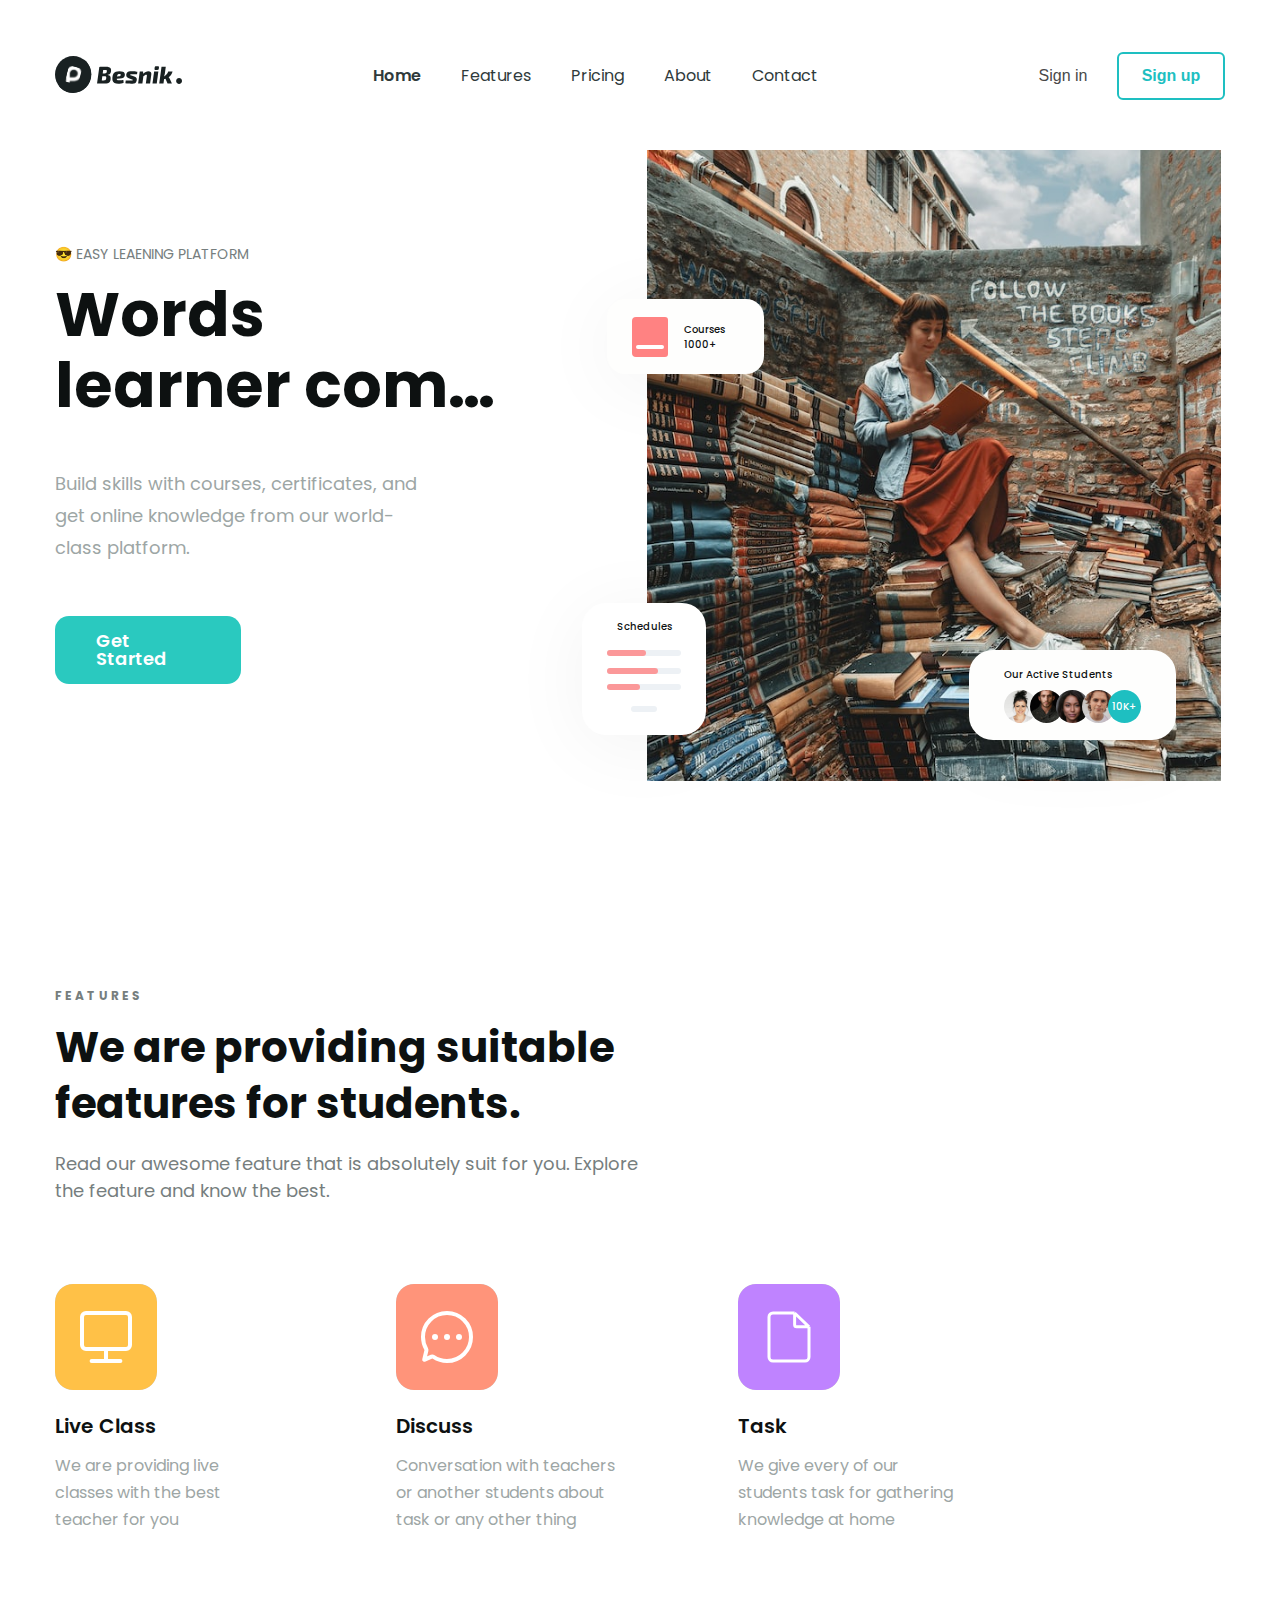
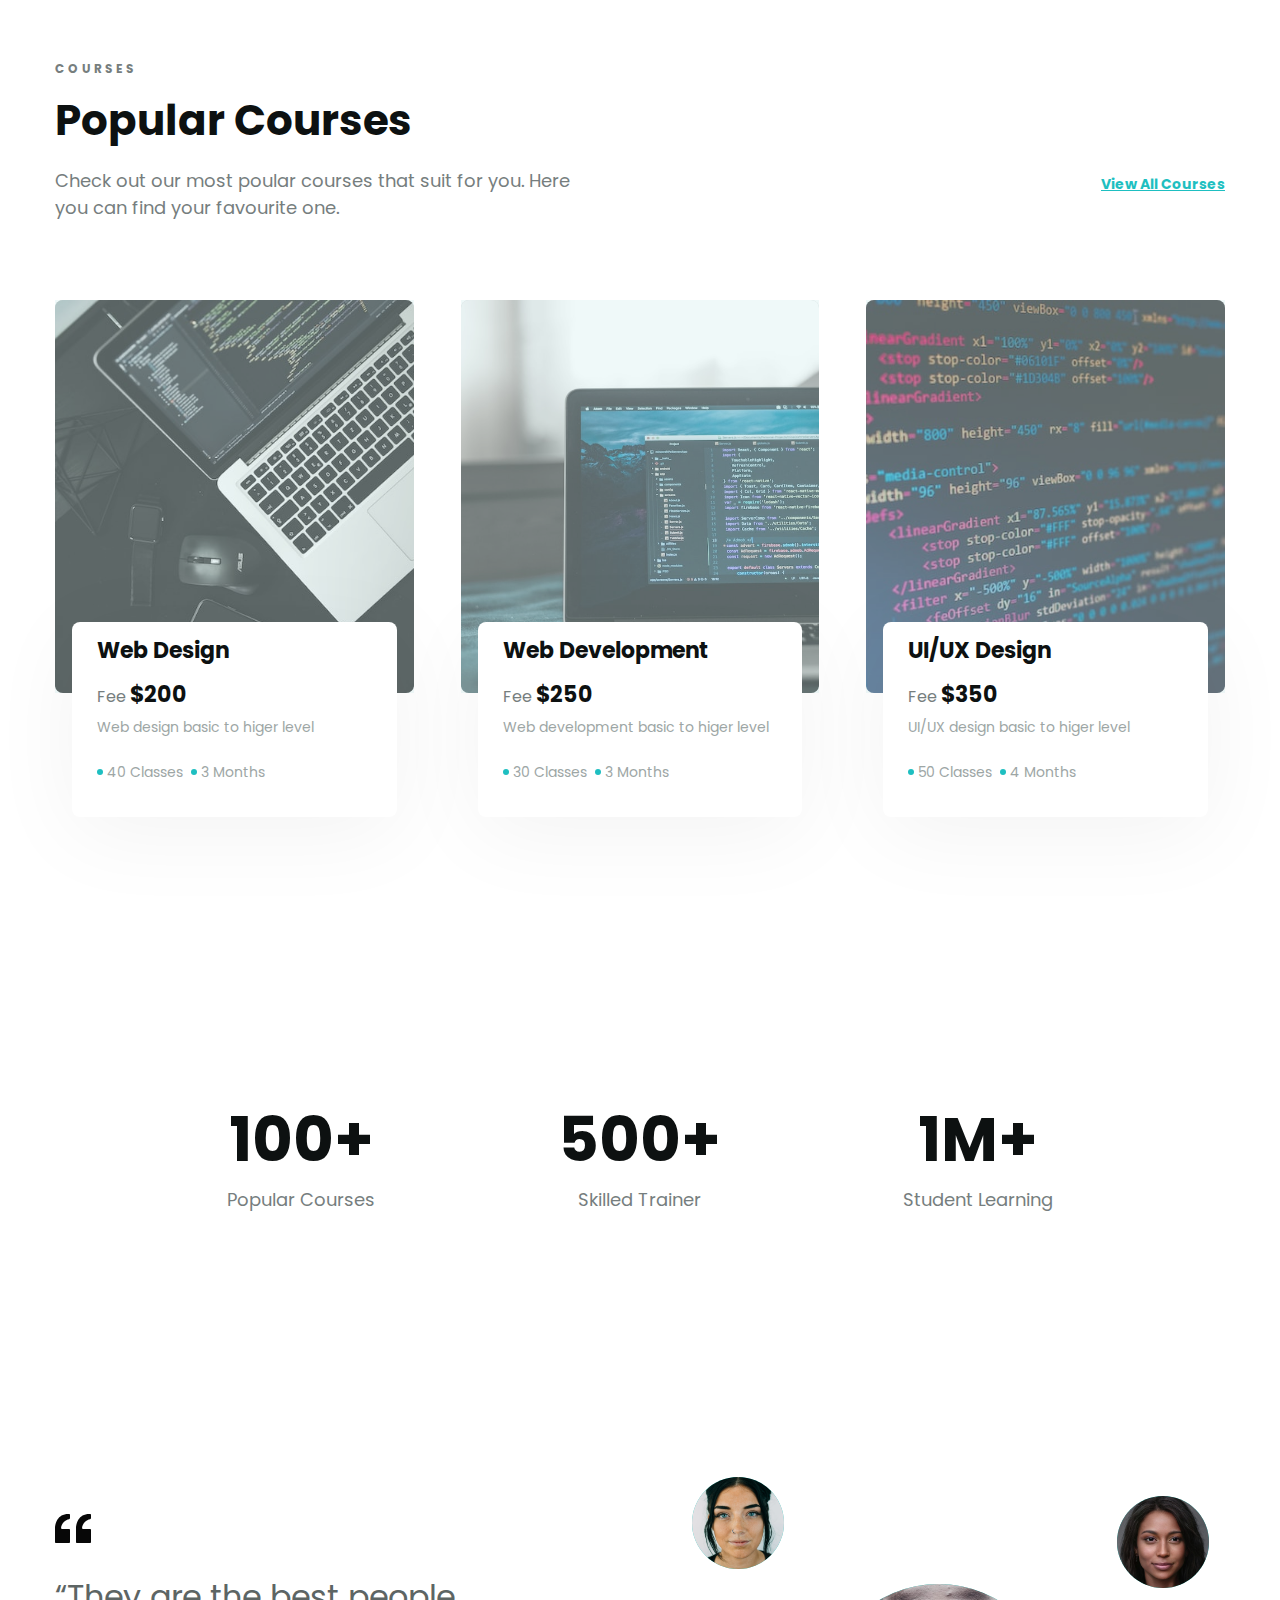
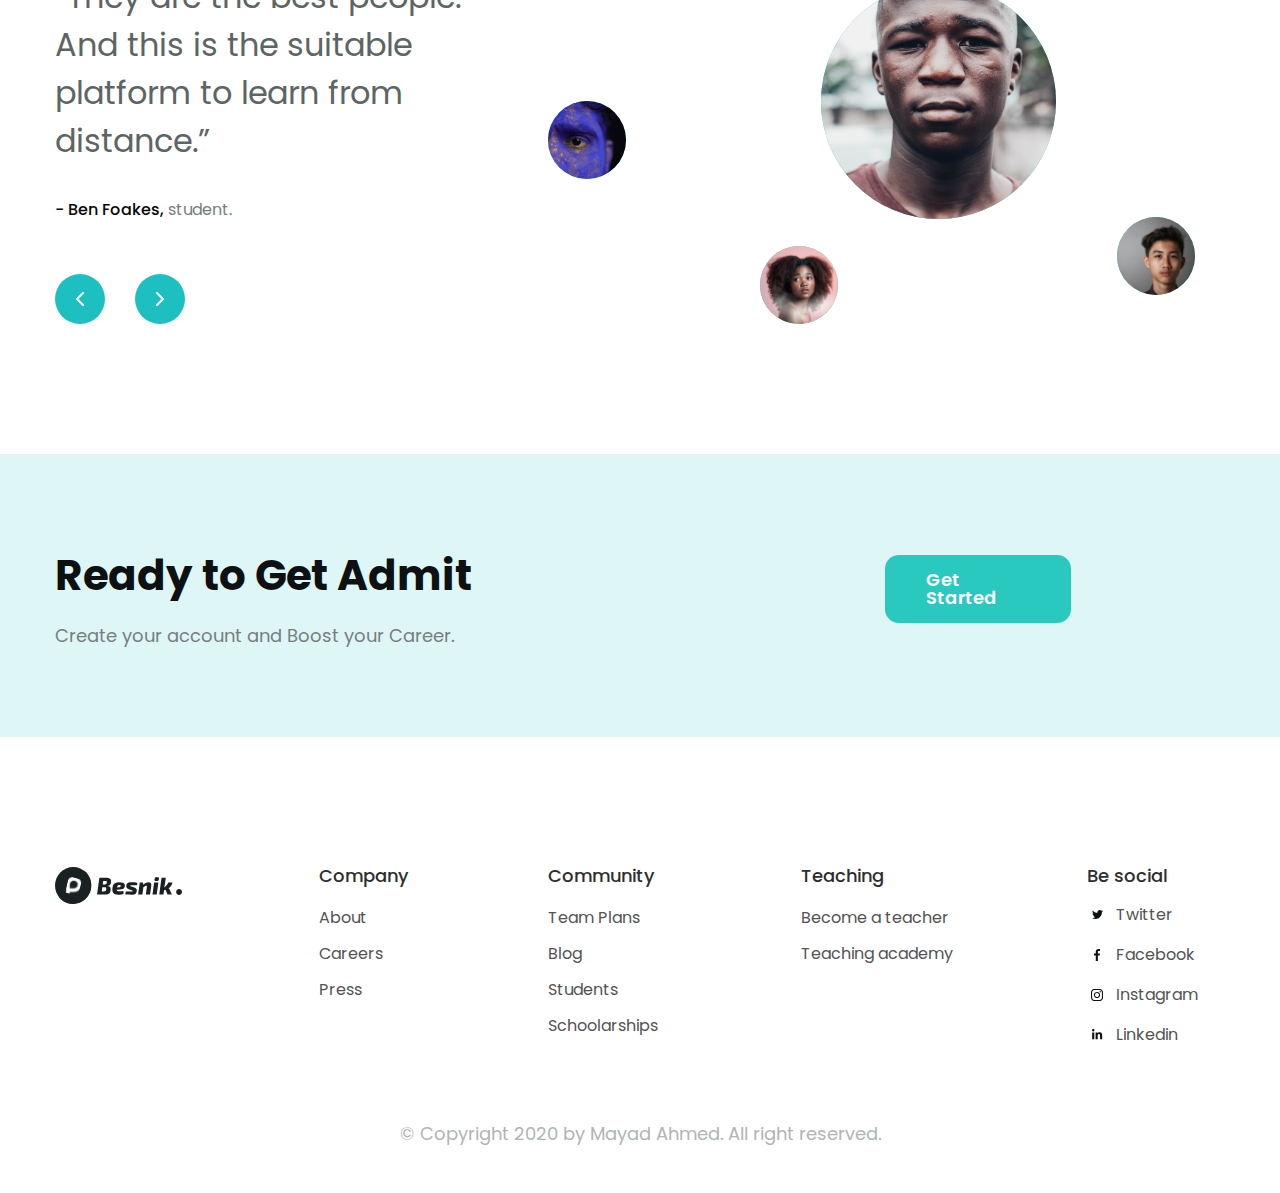
<file: index.html>
<!DOCTYPE html>
<html lang="en">
    <head>
        <meta charset="UTF-8" />
        <meta http-equiv="X-UA-Compatible" content="IE=edge" />
        <meta name="viewport" content="width=device-width, initial-scale=1.0" />
        <title>F8 Project 03</title>
        <!-- Favicon  -->
        <link rel="apple-touch-icon" sizes="57x57" href="./assets/Favicon/apple-icon-57x57.png" />
        <link rel="apple-touch-icon" sizes="60x60" href="./assets/Favicon/apple-icon-60x60.png" />
        <link rel="apple-touch-icon" sizes="72x72" href="./assets/Favicon/apple-icon-72x72.png" />
        <link rel="apple-touch-icon" sizes="76x76" href="./assets/Favicon/apple-icon-76x76.png" />
        <link
            rel="apple-touch-icon"
            sizes="114x114"
            href="./assets/Favicon/apple-icon-114x114.png"
        />
        <link
            rel="apple-touch-icon"
            sizes="120x120"
            href="./assets/Favicon/apple-icon-120x120.png"
        />
        <link
            rel="apple-touch-icon"
            sizes="144x144"
            href="./assets/Favicon/apple-icon-144x144.png"
        />
        <link
            rel="apple-touch-icon"
            sizes="152x152"
            href="./assets/Favicon/apple-icon-152x152.png"
        />
        <link
            rel="apple-touch-icon"
            sizes="180x180"
            href="./assets/Favicon/apple-icon-180x180.png"
        />
        <link
            rel="icon"
            type="image/png"
            sizes="192x192"
            href="./assets/Favicon/android-icon-192x192.png"
        />
        <link rel="icon" type="image/png" sizes="32x32" href="./assets/Favicon/favicon-32x32.png" />
        <link rel="icon" type="image/png" sizes="96x96" href="./assets/Favicon/favicon-96x96.png" />
        <link rel="icon" type="image/png" sizes="16x16" href="./assets/Favicon/favicon-16x16.png" />
        <link rel="manifest" href="./assets/Favicon/manifest.json" />
        <meta name="msapplication-TileColor" content="#ffffff" />
        <meta name="msapplication-TileImage" content="./assets/Favicon/ms-icon-144x144.png" />
        <meta name="theme-color" content="#ffffff" />
        <!-- Reset CSS  -->
        <link rel="stylesheet" href="./assets/css/reset.css" />
        <!-- Link font Poppins -->
        <link rel="stylesheet" href="./assets/fonts/stylesheet.css" />
        <!-- Styles CSS  -->
        <link rel="stylesheet" href="./assets/css/styles.css" />
    </head>
    <body>
        <!-- ===HEADER -->
        <header class="header">
            <section class="content">
                <section class="header__body">
                    <a href="#">
                        <img src="./assets/img/logo/Logo1.svg" alt="Besnik." class="header__logo" />
                    </a>
                    <nav>
                        <ul class="nav">
                            <li>
                                <a href="#!" class="nav__item nav__item--active">Home</a>
                            </li>
                            <li>
                                <a href="#!" class="nav__item">Features</a>
                            </li>
                            <li>
                                <a href="#!" class="nav__item">Pricing</a>
                            </li>
                            <li>
                                <a href="#!" class="nav__item">About</a>
                            </li>
                            <li>
                                <a href="#!" class="nav__item">Contact</a>
                            </li>
                        </ul>
                    </nav>

                    <div class="actions">
                        <button class="action__btn">Sign in</button>
                        <button class="action__btn action__btn--styles">Sign up</button>
                    </div>
                </section>
            </section>
        </header>
        <!-- main section -->
        <main>
            <!-- ===Hero -->
            <section class="hero">
                <div class="content">
                    <div class="hero__body">
                        <article class="infor">
                            <p class="infor__top">😎 EASY LEAENING PLATFORM</p>
                            <h1 class="infor__title line-clamp">Words learner come here.</h1>
                            <p class="infor__desc line-clamp" style="--line-clamp: 3">
                                Build skills with courses, certificates, and get online knowledge
                                from our world-class platform.
                            </p>
                            <div class="infor__actions">
                                <a href="#!" class="btn">Get Started</a>
                            </div>
                        </article>
                        <figure class="image">
                            <img
                                src="./assets/img/hero__img.jpg"
                                alt="Words learner come here."
                                class="image__img"
                            />
                            <div class="image__courses">
                                <span></span>
                                <span>Courses 1000+</span>
                            </div>
                            <div class="image__schedules">
                                <span>Schedules</span>
                                <span></span>
                                <span></span>
                                <span></span>
                                <span></span>
                            </div>
                            <div class="image__active">
                                <span>Our Active Students</span>
                                <div>
                                    <img src="./assets/img/face.jpg" alt="" />
                                    <img src="./assets/img/face1.jpg" alt="" />
                                    <img src="./assets/img/face2.jpg" alt="" />
                                    <img src="./assets/img/face3.jpg" alt="" />
                                    <span>10K+</span>
                                </div>
                            </div>
                        </figure>
                    </div>
                </div>
            </section>
            <!-- ===FEATURES -->
            <section class="features">
                <div class="content">
                    <section class="features__body">
                        <section class="head">
                            <p class="features__title">F E A T U R E S</p>
                            <h2 class="features__heading line-clamp">
                                We are providing suitable features for students.
                            </h2>
                            <p class="features__desc line-clamp">
                                Read our awesome feature that is absolutely suit for you. Explore
                                the feature and know the best.
                            </p>
                        </section>
                        <section class="features__list">
                            <section class="features__item">
                                <img
                                    src="./assets/img/icon/live-class.svg"
                                    alt="Live Class"
                                    class="features__item__img"
                                />
                                <h4 class="features__item__title">Live Class</h4>
                                <p class="features__item__desc">
                                    We are providing live classes with the best teacher for you
                                </p>
                            </section>
                            <section class="features__item">
                                <img
                                    src="./assets/img/icon/discuss.svg"
                                    alt="Discuss"
                                    class="features__item__img"
                                />
                                <h4 class="features__item__title">Discuss</h4>
                                <p class="features__item__desc">
                                    Conversation with teachers or another students about task or any
                                    other thing
                                </p>
                            </section>
                            <section class="features__item">
                                <img
                                    src="./assets/img/icon/task.svg"
                                    alt="Task"
                                    class="features__item__img"
                                />
                                <h4 class="features__item__title">Task</h4>
                                <p class="features__item__desc">
                                    We give every of our students task for gathering knowledge at
                                    home
                                </p>
                            </section>
                        </section>
                    </section>
                </div>
            </section>
            <!-- ===COURSES -->
            <section class="courses">
                <div class="content">
                    <section class="head">
                        <p class="features__title">C O U R S E S</p>
                        <h2 class="features__heading">Popular Courses</h2>
                        <div class="courses__row">
                            <p
                                class="features__desc courses__desc--widht line-clamp"
                                style="--line-clamp: 3"
                            >
                                Check out our most poular courses that suit for you. Here you can
                                find your favourite one.
                            </p>
                            <a href="#!" class="courses__view-all">
                                <p>View All Courses</p>
                            </a>
                        </div>
                    </section>
                    <section class="courses__list">
                        <section class="courses__item">
                            <a href="#!" class="courses__item__img-link">
                                <img
                                    src="./assets/img/courese01.jpg"
                                    alt="Web Design"
                                    class="courses__item__img"
                                />
                                <div class="overlay"></div>
                            </a>
                            <article class="courses__item__position">
                                <h3 class="courses__item__title">
                                    <a href="#!" class="courses__item__title-link">Web Design</a>
                                </h3>
                                <p class="courses__item__price">
                                    Fee
                                    <strong class="courses__item__price--strong">$200</strong>
                                </p>
                                <p class="courses__item__desc">Web design basic to higer level</p>
                                <div class="courses__item__route">
                                    <span
                                        class="courses__item__desc course__item__position-dot courses__item__desc--dot"
                                        >40 Classes</span
                                    >
                                    <span
                                        class="courses__item__desc course__item__position-dot courses__item__desc--dot"
                                        >3 Months</span
                                    >
                                </div>
                            </article>
                        </section>
                        <section class="courses__item">
                            <a href="#!" class="courses__item__img-link">
                                <img
                                    src="./assets/img/courses02.jpg"
                                    alt="Web Development"
                                    class="courses__item__img"
                                />
                                <div class="overlay"></div>
                            </a>
                            <article class="courses__item__position">
                                <h3 class="courses__item__title">
                                    <a href="#!" class="courses__item__title-link"
                                        >Web Development</a
                                    >
                                </h3>
                                <p class="courses__item__price">
                                    Fee
                                    <strong class="courses__item__price--strong">$250</strong>
                                </p>
                                <p class="courses__item__desc">
                                    Web development basic to higer level
                                </p>
                                <div class="courses__item__route">
                                    <span
                                        class="courses__item__desc course__item__position-dot courses__item__desc--dot"
                                        >30 Classes</span
                                    >
                                    <span
                                        class="courses__item__desc course__item__position-dot courses__item__desc--dot"
                                        >3 Months</span
                                    >
                                </div>
                            </article>
                        </section>
                        <section class="courses__item">
                            <a href="#!" class="courses__item__img-link">
                                <img
                                    src="./assets/img/courses03.jpg"
                                    alt="UI/UX Design"
                                    class="courses__item__img"
                                />
                                <div class="overlay"></div>
                            </a>
                            <article class="courses__item__position">
                                <h3 class="courses__item__title">
                                    <a href="#!" class="courses__item__title-link">UI/UX Design</a>
                                </h3>
                                <p class="courses__item__price">
                                    Fee
                                    <strong class="courses__item__price--strong">$350</strong>
                                </p>
                                <p class="courses__item__desc courses__item__desc--mt">
                                    UI/UX design basic to higer level
                                </p>
                                <div class="courses__item__route">
                                    <span
                                        class="courses__item__desc course__item__position-dot courses__item__desc--dot"
                                        >50 Classes</span
                                    >
                                    <span
                                        class="courses__item__desc course__item__position-dot courses__item__desc--dot"
                                        >4 Months</span
                                    >
                                </div>
                            </article>
                        </section>
                    </section>
                </div>
            </section>
            <!-- ===COUNT -->
            <section class="count">
                <div class="count__list">
                    <div class="coun__item">
                        <p class="count__item__desc">
                            <strong class="count__item__desc-strong">100+</strong>
                            Popular Courses
                        </p>
                    </div>
                    <div class="coun__item">
                        <p class="count__item__desc">
                            <strong class="count__item__desc-strong">500+</strong>
                            Skilled Trainer
                        </p>
                    </div>
                    <div class="coun__item">
                        <p class="count__item__desc">
                            <strong class="count__item__desc-strong">1M+</strong>
                            Student Learning
                        </p>
                    </div>
                </div>
            </section>
            <!-- ===TESTIMONIAL -->
            <section class="testimonial">
                <div class="content">
                    <div class="testimonial__body">
                        <article class="testimonial__infor">
                            <div class="infor__cont">
                                <img
                                    src="./assets/img/icon/qoute.svg"
                                    alt="#!"
                                    class="infor__blockqoute-icon"
                                />
                                <blockquote>
                                    “They are the best people. And this is the suitable platform to
                                    learn from distance.”
                                </blockquote>
                            </div>
                            <p class="infor__desc">
                                <b class="infor__desc-blod">- Ben Foakes, </b>
                                student.
                            </p>
                            <div class="infor__actions">
                                <button class="infor__actions-btn">
                                    <img
                                        src="./assets/img/icon/arrow-left.svg"
                                        alt=""
                                        class="actions__icon"
                                    />
                                </button>
                                <button class="infor__actions-btn">
                                    <img
                                        src="./assets/img/icon/arrow-right.svg"
                                        alt=""
                                        class="actions__icon"
                                    />
                                </button>
                            </div>
                        </article>
                        <figure class="testimonial__figure">
                            <img
                                src="./assets/img/testimonial01.jpg"
                                alt=""
                                class="testimonial__img"
                            />
                            <img
                                src="./assets/img/testimonial02.jpg"
                                alt=""
                                class="testimonial__img"
                            />
                            <img
                                src="./assets/img/testimonial03.jpg"
                                alt=""
                                class="testimonial__img"
                            />
                            <img
                                src="./assets/img/testimonial04.jpg"
                                alt=""
                                class="testimonial__img"
                            />
                            <img
                                src="./assets/img/testimonial05.jpg"
                                alt=""
                                class="testimonial__img"
                            />
                            <img
                                src="./assets/img/testimonial06.jpg"
                                alt=""
                                class="testimonial__img"
                            />
                        </figure>
                    </div>
                </div>
            </section>
            <!-- ===REGISTER -->
            <section class="register">
                <div class="content">
                    <div class="register__body">
                        <article class="register__infor">
                            <h2 class="features__heading line-clamp">Ready to Get Admit</h2>
                            <p class="count__item__desc register__desc">
                                Create your account and Boost your Career.
                            </p>
                        </article>
                        <a href="#!" class="btn register__btn">Get Started</a>
                    </div>
                </div>
            </section>
            <!-- ===FOOTER -->
            <footer class="footer">
                <div class="content">
                    <section class="footer__body">
                        <section class="head">
                            <a class="footer__logo" href="#">
                                <img src="./assets/img/logo/Logo1.svg" alt="Besnik." class="logo" />
                            </a>
                            <div class="footer__column">
                                <h4 class="footer__heading">Company</h4>
                                <ul class="footer__list">
                                    <li class="footer__item">
                                        <a href="#!">About</a>
                                    </li>
                                    <li class="footer__item">
                                        <a href="#!">Careers</a>
                                    </li>
                                    <li class="footer__item">
                                        <a href="#!">Press</a>
                                    </li>
                                </ul>
                            </div>
                            <div class="footer__column">
                                <h4 class="footer__heading">Community</h4>
                                <ul class="footer__list">
                                    <li class="footer__item">
                                        <a href="#!">Team Plans</a>
                                    </li>
                                    <li class="footer__item">
                                        <a href="#!">Blog</a>
                                    </li>
                                    <li class="footer__item">
                                        <a href="#!">Students</a>
                                    </li>
                                    <li class="footer__item">
                                        <a href="#!">Schoolarships</a>
                                    </li>
                                </ul>
                            </div>
                            <div class="footer__column">
                                <h4 class="footer__heading">Teaching</h4>
                                <ul class="footer__list">
                                    <li class="footer__item">
                                        <a href="#!">Become a teacher</a>
                                    </li>
                                    <li class="footer__item">
                                        <a href="#!">Teaching academy</a>
                                    </li>
                                </ul>
                            </div>
                            <div class="footer__column">
                                <h4 class="footer__heading">Be social</h4>
                                <ul class="footer__list social__list">
                                    <li class="footer__item cosial__item">
                                        <a href="#!"
                                            ><div>
                                                <img
                                                    src="./assets/img/icon/twitter.svg"
                                                    alt="Twitter"
                                                    class="social"
                                                />
                                            </div>
                                            Twitter</a
                                        >
                                    </li>
                                    <li class="footer__item cosial__item">
                                        <a href="#!">
                                            <div>
                                                <img
                                                    src="./assets/img/icon/facebook.svg"
                                                    alt="Facebook"
                                                    class="social"
                                                />
                                            </div>
                                            Facebook</a
                                        >
                                    </li>
                                    <li class="footer__item cosial__item">
                                        <a href="#!">
                                            <div>
                                                <img
                                                    src="./assets/img/icon/instagram.svg"
                                                    alt="Instagram"
                                                    class="social"
                                                />
                                            </div>
                                            Instagram</a
                                        >
                                    </li>
                                    <li class="footer__item cosial__item">
                                        <a href="#!">
                                            <div>
                                                <img
                                                    src="./assets/img/icon/linkedin.svg"
                                                    alt="Linkedin"
                                                    class="social"
                                                />
                                            </div>
                                            Linkedin</a
                                        >
                                    </li>
                                </ul>
                            </div>
                        </section>
                        <section class="copyright">
                            <p class="copyright__text">
                                © Copyright 2020 by Mayad Ahmed. All right reserved.
                            </p>
                        </section>
                    </section>
                </div>
            </footer>
        </main>
    </body>
</html>
</file>
<file: assets/fonts/stylesheet.css>
/* font Poppins */
@font-face {
    font-family: "Poppins";
    src: url("Poppins/Poppins-BlackItalic.woff2") format("woff2"),
        url("Poppins/Poppins-BlackItalic.woff") format("woff");
    font-weight: 900;
    font-style: italic;
    font-display: swap;
}

@font-face {
    font-family: "Poppins";
    src: url("Poppins/Poppins-ExtraBold.woff2") format("woff2"),
        url("Poppins/Poppins-ExtraBold.woff") format("woff");
    font-weight: bold;
    font-style: normal;
    font-display: swap;
}

@font-face {
    font-family: "Poppins";
    src: url("Poppins/Poppins-ExtraBoldItalic.woff2") format("woff2"),
        url("Poppins/Poppins-ExtraBoldItalic.woff") format("woff");
    font-weight: bold;
    font-style: italic;
    font-display: swap;
}

@font-face {
    font-family: "Poppins";
    src: url("Poppins/Poppins-Italic.woff2") format("woff2"),
        url("Poppins/Poppins-Italic.woff") format("woff");
    font-weight: normal;
    font-style: italic;
    font-display: swap;
}

@font-face {
    font-family: "Poppins";
    src: url("Poppins/Poppins-BoldItalic.woff2") format("woff2"),
        url("Poppins/Poppins-BoldItalic.woff") format("woff");
    font-weight: bold;
    font-style: italic;
    font-display: swap;
}

@font-face {
    font-family: "Poppins";
    src: url("Poppins/Poppins-Bold.woff2") format("woff2"),
        url("Poppins/Poppins-Bold.woff") format("woff");
    font-weight: bold;
    font-style: normal;
    font-display: swap;
}

@font-face {
    font-family: "Poppins";
    src: url("Poppins/Poppins-Black.woff2") format("woff2"),
        url("Poppins/Poppins-Black.woff") format("woff");
    font-weight: 900;
    font-style: normal;
    font-display: swap;
}

@font-face {
    font-family: "Poppins";
    src: url("Poppins/Poppins-ExtraLightItalic.woff2") format("woff2"),
        url("Poppins/Poppins-ExtraLightItalic.woff") format("woff");
    font-weight: 200;
    font-style: italic;
    font-display: swap;
}

@font-face {
    font-family: "Poppins";
    src: url("Poppins/Poppins-ExtraLight.woff2") format("woff2"),
        url("Poppins/Poppins-ExtraLight.woff") format("woff");
    font-weight: 200;
    font-style: normal;
    font-display: swap;
}

@font-face {
    font-family: "Poppins";
    src: url("Poppins/Poppins-LightItalic.woff2") format("woff2"),
        url("Poppins/Poppins-LightItalic.woff") format("woff");
    font-weight: 300;
    font-style: italic;
    font-display: swap;
}

@font-face {
    font-family: "Poppins";
    src: url("Poppins/Poppins-Thin.woff2") format("woff2"),
        url("Poppins/Poppins-Thin.woff") format("woff");
    font-weight: 100;
    font-style: normal;
    font-display: swap;
}

@font-face {
    font-family: "Poppins";
    src: url("Poppins/Poppins-Light.woff2") format("woff2"),
        url("Poppins/Poppins-Light.woff") format("woff");
    font-weight: 300;
    font-style: normal;
    font-display: swap;
}

@font-face {
    font-family: "Poppins";
    src: url("Poppins/Poppins-Regular.woff2") format("woff2"),
        url("Poppins/Poppins-Regular.woff") format("woff");
    font-weight: normal;
    font-style: normal;
    font-display: swap;
}

@font-face {
    font-family: "Poppins";
    src: url("Poppins/Poppins-SemiBold.woff2") format("woff2"),
        url("Poppins/Poppins-SemiBold.woff") format("woff");
    font-weight: 600;
    font-style: normal;
    font-display: swap;
}

@font-face {
    font-family: "Poppins";
    src: url("Poppins/Poppins-SemiBoldItalic.woff2") format("woff2"),
        url("Poppins/Poppins-SemiBoldItalic.woff") format("woff");
    font-weight: 600;
    font-style: italic;
    font-display: swap;
}

@font-face {
    font-family: "Poppins";
    src: url("Poppins/Poppins-ThinItalic.woff2") format("woff2"),
        url("Poppins/Poppins-ThinItalic.woff") format("woff");
    font-weight: 100;
    font-style: italic;
    font-display: swap;
}

@font-face {
    font-family: "Poppins";
    src: url("Poppins/Poppins-Medium.woff2") format("woff2"),
        url("Poppins/Poppins-Medium.woff") format("woff");
    font-weight: 500;
    font-style: normal;
    font-display: swap;
}

@font-face {
    font-family: "Poppins";
    src: url("Poppins/Poppins-MediumItalic.woff2") format("woff2"),
        url("Poppins/Poppins-MediumItalic.woff") format("woff");
    font-weight: 500;
    font-style: italic;
    font-display: swap;
}
</file>
<file: assets/css/styles.css>
* {
    box-sizing: border-box;
}

:root {
    --primary-color: #1ebfc1;
    --color-heading: #0d1111;
}

html,
body {
    scroll-behavior: smooth;
}

html {
    font-size: 62.5%;
}

body {
    font-size: 1.6rem;
    font-weight: 400;
    font-family: "Poppins", sans-serif;
}

/* ======common */
.content {
    width: 1170px;
    max-width: calc(100% - 48px);
    margin-left: auto;
    margin-right: auto;
}

a {
    text-decoration: none;
}

.btn {
    background: #2ac9bf;
    border-radius: 14px;
    padding: 20px 41px;
    font-weight: 600;
    font-size: 1.8rem;
    color: #ffffff;
    display: flex;
    justify-content: center;
    align-items: center;
    height: 68px;
    width: 186px;
}

button {
    cursor: pointer;
}

.features__title {
    font-weight: 700;
    font-size: 1.2rem;
    color: #767e7e;
}

.features__heading {
    margin-top: 18px;
    font-weight: 700;
    font-size: 4.2rem;
    line-height: 1.33;
    color: var(--color-heading);
}

.features__desc {
    margin-top: 18px;
    font-weight: 400;
    font-size: 1.8rem;
    line-height: 1.5;
    color: #767e7e;
}

.line-clamp {
    display: -webkit-box;
    -webkit-line-clamp: var(--line-clamp, 2);
    -webkit-box-orient: vertical;
    overflow: hidden;
}

/* ===HEADER */
.header {
    position: sticky;
    z-index: 10;
    top: -32px;
    left: 0;
    right: 0;
    background-color: #fff;
    padding: 52px 0 20px 0;
}
.header__body {
    display: flex;
    align-items: center;
    justify-content: space-between;
    /* margin-top: 32px; */
    height: 48px;
}

.header__body .nav {
    display: flex;
}

.header__body .nav__item {
    margin: 0 5px;
    padding: 10px 15px;
    font-size: 1.6rem;
    color: #2f3a3b;
}

.nav__item--active {
    font-weight: 600;
}

.header__body .actions {
    display: flex;
}

.header__body .action__btn {
    display: block;
    width: 108px;
    height: 48px;
    border: none;
    border-radius: 6px;
    font-size: 1.6rem;
    color: #494949;
    background: #fff;
}

.header__body .action__btn--styles {
    border: 2px solid var(--primary-color);
    color: var(--primary-color);
    font-weight: 600;
}

/* ===HERO */
.hero {
    margin-top: 30px;
    padding-bottom: 79px;
}

.hero__body {
    display: flex;
}
.hero .infor {
    display: flex;
    flex-direction: column;
    justify-content: center;
    width: 39%;
}

.hero .infor__top {
    font-size: 1.4rem;
    color: #767e7e;
}

.hero .infor__title {
    margin-top: 18px;
    font-weight: 700;
    font-size: 6.2rem;
    line-height: 1.16;
    color: #0d1111;
}

.hero .infor__desc {
    margin-top: 46px;
    width: 374px;
    font-size: 1.8rem;
    line-height: 1.78;
    color: #9da6a5;
}

.hero .infor__actions {
    margin-top: 52px;
}

.hero .image {
    position: relative;
    width: 49%;
    margin-left: 136px;
}

.hero .image__img {
    display: block;
    width: 100%;
    height: 631px;
    background: #ccc;
    min-height: 631px;
    object-fit: cover;
}

/* ===hero position */
.image__courses,
.image__schedules,
.image__active {
    font-weight: 500;
    font-size: 1rem;
    line-height: 1.5;
    color: #0d1111;
}

.image__courses {
    display: flex;
    align-items: center;
    position: absolute;
    top: 149px;
    left: -40px;
    width: 157px;
    height: 75px;
    background: #fefefd;
    box-shadow: 0px 10px 80px rgba(0, 0, 0, 0.05);
    border-radius: 18px;
    padding: 17px 25px;
}

.image__courses span:first-child {
    position: relative;
    flex-shrink: 0;
    display: inline-block;
    width: 36px;
    height: 40px;
    background: #ff8282;
    border-radius: 4px 3px 3px 4px;
}

.image__courses span:first-child::after {
    content: " ";
    position: absolute;
    bottom: 8px;
    left: 4px;
    z-index: 2;
    width: 28px;
    height: 4px;
    border-radius: 4px;
    background: #fff;
}

.image__courses span:nth-child(2) {
    margin-left: 16px;
}

.image .image__schedules {
    position: absolute;
    bottom: 46px;
    left: -65px;
    width: 124px;
    height: 132px;
    padding: 16px 25px 0 25px;
    background: #fff;
    box-shadow: 0px 10px 80px rgba(0, 0, 0, 0.05);
    border-radius: 24px;
    text-align: center;
}

.image__schedules span:empty {
    display: block;
    width: 100%;
    height: 6px;
    background: #edf1f5;
    border-radius: 3px;
}

.image__schedules span:nth-child(2) {
    position: relative;
    margin-top: 16px;
}

.image__schedules span:nth-child(2)::after {
    content: "";
    position: absolute;
    left: 0;
    top: 0;
    z-index: 2;
    width: 39px;
    height: 6px;
    background: #fb9899;
    border-radius: 3px;
}

.image__schedules span:nth-child(3) {
    position: relative;
    margin-top: 12px;
}

.image__schedules span:nth-child(3)::after {
    content: "";
    position: absolute;
    left: 0;
    top: 0;
    z-index: 2;
    width: 51px;
    height: 6px;
    background: #fb9899;
    border-radius: 3px;
}

.image__schedules span:nth-child(4) {
    position: relative;
    margin-top: 10px;
}

.image__schedules span:nth-child(4)::after {
    content: "";
    position: absolute;
    left: 0;
    top: 0;
    z-index: 2;
    width: 33px;
    height: 6px;
    background: #fb9899;
    border-radius: 3px;
}

.image__schedules span:nth-child(5) {
    margin-top: 16px;
    width: 26px;
    display: inline-block;
}

.image .image__active {
    position: absolute;
    background: #fefefd;
    box-shadow: 0px 12px 80px rgba(0, 0, 0, 0.05);
    border-radius: 24px;
    width: 207px;
    height: 90px;
    bottom: 41px;
    right: 45px;
    padding: 17px 35px;
}

.image__active span:first-child {
    display: block;
}

.image__active div {
    display: flex;
    margin-top: 8px;
}
.image__active img {
    width: 33px;
    height: 33px;
    border-radius: 50%;
    object-fit: cover;
}

.image__active img:not(:first-child) {
    margin-left: -7px;
}

.image__active div span {
    margin-left: -7px;
    width: 33px;
    height: 33px;
    background: #1ebfc1;
    display: inline-block;
    border-radius: 50%;
    color: #fff;
    display: flex;
    justify-content: center;
    align-items: center;
}

/* ===FEATURES */
.features {
    margin-top: 100px;
    padding: 30px 0;
}

.features__body {
    width: 1024px;
}

.features .head {
    width: 590px;
}
/* -------------- */

/* ----------- */

.features__list {
    display: flex;
    margin-top: 80px;
}

.features__item {
    flex: 1;
}

.features__item__img {
    width: 102px;
    height: 106px;
    display: block;
    background: #ccc;
    border-radius: 18px;
}

.features__item__title {
    margin-top: 26px;
    font-weight: 600;
    font-size: 2rem;
    color: var(--color-heading);
}

.features__item__desc {
    margin-top: 16px;
    min-width: 168px;
    max-width: 224px;
    font-size: 1.6rem;
    line-height: 1.69;
    color: #9da6a5;
}

/* ===COURSES */
.courses {
    margin-top: 70px;
    padding: 30px 0 154px 0;
}

.courses__desc--widht {
    width: 525px;
}

.courses__row {
    display: flex;
    justify-content: space-between;
    align-items: center;
}

.courses__view-all {
    font-weight: 700;
    font-size: 1.4rem;
    line-height: 1.78;
    text-decoration-line: underline;
    color: #1ebfc1;
}

.courses__list {
    display: flex;
    gap: 47px;
    margin-top: 79px;
}

.courses__item {
    position: relative;
    flex: 1;
}

.courses__item__img-link {
    position: relative;
}

.courses__item__img {
    width: 100%;
    height: 393px;
    display: block;
    object-fit: cover;
    border-radius: 8px;
    background: #ccc;
}

.overlay {
    position: absolute;
    top: 0;
    bottom: 0;
    right: 0;
    left: 0;
    background: #d0efed;
    opacity: 0.35;
}

.courses__item__position {
    position: absolute;
    left: 17px;
    right: 17px;
    top: calc(393px - 71px);
    padding: 18px 25px 29px;
    background: #fff;
    box-shadow: 0px 16px 90px rgba(0, 0, 0, 0.05);
    border-radius: 8px;
    min-height: 195px;
}

.courses__item__title-link {
    font-weight: 700;
    font-size: 2.2rem;
    color: var(--color-heading);
}

.courses__item__price {
    margin-top: 16px;
    font-size: 1.6rem;
    line-height: 1.5;
    color: #767e7e;
}

.courses__item__price--strong {
    font-weight: 700;
    font-size: 2.2rem;
    color: var(--color-heading);
}

.courses__item__desc {
    margin-top: 6px;
    font-size: 1.4rem;
    line-height: 1.5;
    color: #9da6a5;
}

.courses__item__desc--mt {
    margin-top: 6px;
}

.courses__item__route {
    margin-top: 18px;
    padding-left: 10px;
}

.course__item__position-dot {
    position: relative;
    display: inline-flex;
    align-items: center;
    margin-right: 14px;
}

.courses__item__desc--dot::before {
    position: absolute;
    content: "";
    width: 6px;
    height: 6px;
    left: -10px;
    border-radius: 50%;
    background: var(--primary-color);
}

/* ===COUNT */
.count {
    margin-top: 205px;
    padding: 30px 0;
}

.count__list {
    display: flex;
    justify-content: space-between;
    width: 826px;
    margin: 0 auto;
}

.count__item {
    max-width: 161px;
    background: #ccc;
}

.count__item__desc {
    margin-top: 11px;
    font-weight: 400;
    font-size: 1.8rem;
    line-height: 1.5;
    color: #767e7e;
    text-align: center;
}

.count__item__desc-strong {
    display: block;
    font-weight: 700;
    font-size: 6.2rem;
    line-height: 1.5;
    color: #0d1111;
}

/* ===TESTIMONIAL */
.testimonial {
    margin-top: 204px;
    padding: 30px 0;
}

.testimonial__body {
    display: flex;
}

.testimonial__infor {
    width: 36%;
    display: flex;
    flex-direction: column;
    justify-content: center;
}

.infor__blockqoute-icon {
    margin-top: 37px;
}

.testimonial__infor blockquote {
    margin-top: 27px;
    font-size: 3.2rem;
    line-height: 1.5;
    color: #5d6564;
}

.testimonial__infor .infor__desc {
    margin-top: 33px;
    font-size: 1.6rem;
    line-height: 1.5;
    color: #767e7e;
}

.testimonial__infor .infor__desc-blod {
    font-weight: 500;
    color: #070707;
}

.testimonial__infor .infor__actions {
    margin-top: 52px;
    display: flex;
    align-items: center;
}

.testimonial__infor .infor__actions-btn {
    display: flex;
    justify-content: center;
    align-items: center;
    width: 50px;
    height: 50px;
    border: none;
    background: var(--primary-color);
    border-radius: 50%;
    margin-right: 30px;
}

.testimonial__figure {
    position: relative;
    margin-left: 72px;
}

.testimonial__figure .testimonial__img {
    position: absolute;
    width: 78px;
    height: 78px;
    display: block;
    background: #2ac9bf;
    object-fit: cover;
    object-position: center;
    border-radius: 50%;
}

.testimonial__img:nth-child(4),
.testimonial__img:nth-child(5) {
    width: 92px;
    height: 92px;
}

.testimonial__img:nth-child(6) {
    width: 235px;
    height: 235px;
}

.testimonial__img:nth-child(1) {
    bottom: 145px;
    left: 0;
}

.testimonial__img:nth-child(2) {
    bottom: 0;
    left: 212px;
}

.testimonial__img:nth-child(3) {
    bottom: 29px;
    left: 569px;
}

.testimonial__img:nth-child(4) {
    top: 0;
    left: 144px;
}

.testimonial__img:nth-child(5) {
    top: 19px;
    left: 569px;
}

.testimonial__img:nth-child(6) {
    top: 107px;
    left: 273px;
}

/* ===REGISTER */
.register {
    margin-top: 100px;
    background: #def6f5;
    padding: 76px 0 88px 0;
}

.register__body {
    display: flex;
    justify-content: space-between;
    align-items: center;
}

.register__desc {
    margin-top: 18px;
    text-align: left;
}

.register__btn {
    margin-right: 154px;
}

/* ===FOOTER */
.footer {
    padding-top: 130px;
}

.footer__body .head {
    display: flex;
}

.footer__logo {
    width: 23%;
}

.footer__column:nth-of-type(1) {
    width: 20%;
}

.footer__column:nth-of-type(2) {
    width: 22%;
}
.footer__column:nth-of-type(3) {
    width: 25%;
}
.footer__column:nth-of-type(4) {
    width: 12%;
}

.footer__heading {
    font-weight: 500;
    font-size: 1.8rem;
    color: #2e2e2e;
}

.footer__list {
    padding-top: 5px;
}

.footer__item {
    margin-top: 20px;
}

.footer__item a {
    font-size: 1.6rem;
    color: #535353;
}

.social__list {
    padding: 0;
}

.social__item {
    margin-top: 18px;
}

.footer__item a {
    display: flex;
    align-items: center;
}

.footer__item div {
    width: 20px;
    height: 20px;
    border-radius: 50%;
    display: flex;
    justify-content: center;
    align-items: center;
    margin-right: 9px;
}

.copyright {
    margin: 80px 0 50px 0;
}

.copyright__text {
    text-align: center;
    font-size: 1.8rem;
    color: #b0b5b4;
}
</file>
